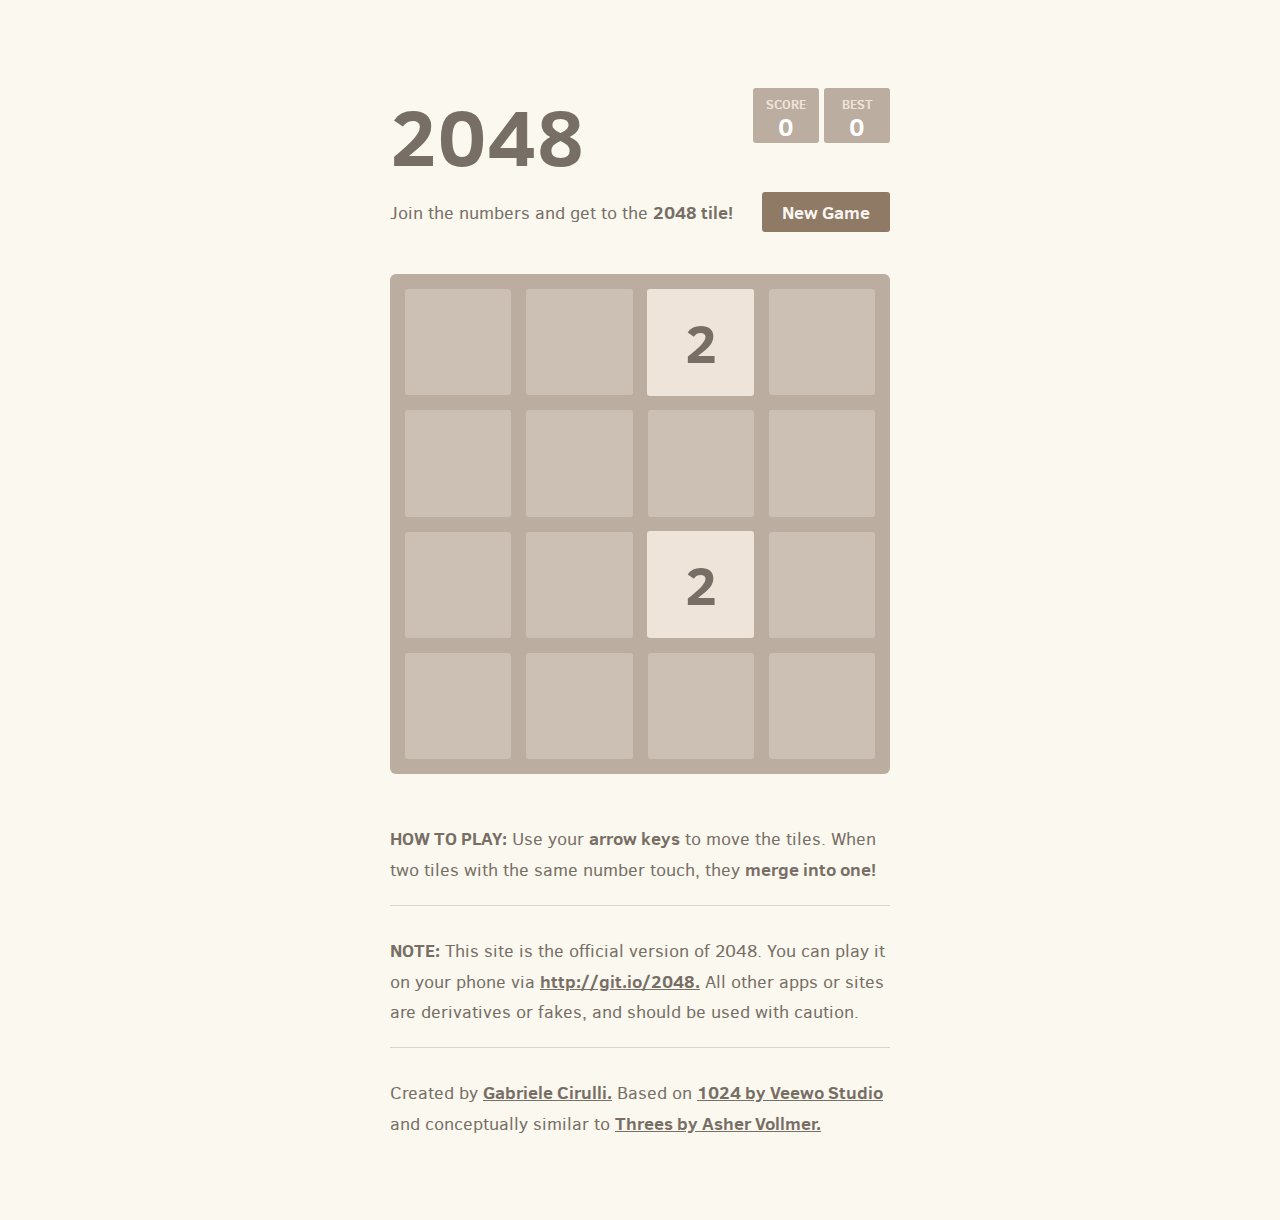
<file: 2048/2048.html>
<!DOCTYPE html>
<html>
<head>
  <meta charset="utf-8">
  <title>2048</title>

  <link href="style/main.css" rel="stylesheet" type="text/css">
  <link rel="shortcut icon" href="favicon.ico">
  <link rel="apple-touch-icon" href="meta/apple-touch-icon.png">
  <link rel="apple-touch-startup-image" href="meta/apple-touch-startup-image-640x1096.png" media="(device-width: 320px) and (device-height: 568px) and (-webkit-device-pixel-ratio: 2)"> <!-- iPhone 5+ -->
  <link rel="apple-touch-startup-image" href="meta/apple-touch-startup-image-640x920.png"  media="(device-width: 320px) and (device-height: 480px) and (-webkit-device-pixel-ratio: 2)"> <!-- iPhone, retina -->
  <meta name="apple-mobile-web-app-capable" content="yes">
  <meta name="apple-mobile-web-app-status-bar-style" content="black">

  <meta name="HandheldFriendly" content="True">
  <meta name="MobileOptimized" content="320">
  <meta name="viewport" content="width=device-width, target-densitydpi=160dpi, initial-scale=1.0, maximum-scale=1, user-scalable=no, minimal-ui">
</head>
<body>
  <div class="container">
    <div class="heading">
      <h1 class="title">2048</h1>
      <div class="scores-container">
        <div class="score-container">0</div>
        <div class="best-container">0</div>
      </div>
    </div>

    <div class="above-game">
      <p class="game-intro">Join the numbers and get to the <strong>2048 tile!</strong></p>
      <a class="restart-button">New Game</a>
    </div>

    <div class="game-container">
      <div class="game-message">
        <p></p>
        <div class="lower">
	        <a class="keep-playing-button">Keep going</a>
          <a class="retry-button">Try again</a>
        </div>
      </div>

      <div class="grid-container">
        <div class="grid-row">
          <div class="grid-cell"></div>
          <div class="grid-cell"></div>
          <div class="grid-cell"></div>
          <div class="grid-cell"></div>
        </div>
        <div class="grid-row">
          <div class="grid-cell"></div>
          <div class="grid-cell"></div>
          <div class="grid-cell"></div>
          <div class="grid-cell"></div>
        </div>
        <div class="grid-row">
          <div class="grid-cell"></div>
          <div class="grid-cell"></div>
          <div class="grid-cell"></div>
          <div class="grid-cell"></div>
        </div>
        <div class="grid-row">
          <div class="grid-cell"></div>
          <div class="grid-cell"></div>
          <div class="grid-cell"></div>
          <div class="grid-cell"></div>
        </div>
      </div>

      <div class="tile-container">

      </div>
    </div>

    <p class="game-explanation">
      <strong class="important">How to play:</strong> Use your <strong>arrow keys</strong> to move the tiles. When two tiles with the same number touch, they <strong>merge into one!</strong>
    </p>
    <hr>
    <p>
    <strong class="important">Note:</strong> This site is the official version of 2048. You can play it on your phone via <a href="http://git.io/2048">http://git.io/2048.</a> All other apps or sites are derivatives or fakes, and should be used with caution.
    </p>
    <hr>
    <p>
    Created by <a href="http://gabrielecirulli.com" target="_blank">Gabriele Cirulli.</a> Based on <a href="https://itunes.apple.com/us/app/1024!/id823499224" target="_blank">1024 by Veewo Studio</a> and conceptually similar to <a href="http://asherv.com/threes/" target="_blank">Threes by Asher Vollmer.</a>
    </p>
  </div>

  <script src="js/bind_polyfill.js"></script>
  <script src="js/classlist_polyfill.js"></script>
  <script src="js/animframe_polyfill.js"></script>
  <script src="js/keyboard_input_manager.js"></script>
  <script src="js/html_actuator.js"></script>
  <script src="js/grid.js"></script>
  <script src="js/tile.js"></script>
  <script src="js/local_storage_manager.js"></script>
  <script src="js/game_manager.js"></script>
  <script src="js/application.js"></script>
</body>
</html>
</file>
<file: 2048/style/main.css>
@import url(fonts/clear-sans.css);
html, body {
  margin: 0;
  padding: 0;
  background: #faf8ef;
  color: #776e65;
  font-family: "Clear Sans", "Helvetica Neue", Arial, sans-serif;
  font-size: 18px; }

body {
  margin: 80px 0; }

.heading:after {
  content: "";
  display: block;
  clear: both; }

h1.title {
  font-size: 80px;
  font-weight: bold;
  margin: 0;
  display: block;
  float: left; }

@-webkit-keyframes move-up {
  0% {
    top: 25px;
    opacity: 1; }

  100% {
    top: -50px;
    opacity: 0; } }
@-moz-keyframes move-up {
  0% {
    top: 25px;
    opacity: 1; }

  100% {
    top: -50px;
    opacity: 0; } }
@keyframes move-up {
  0% {
    top: 25px;
    opacity: 1; }

  100% {
    top: -50px;
    opacity: 0; } }
.scores-container {
  float: right;
  text-align: right; }

.score-container, .best-container {
  position: relative;
  display: inline-block;
  background: #bbada0;
  padding: 15px 25px;
  font-size: 25px;
  height: 25px;
  line-height: 47px;
  font-weight: bold;
  border-radius: 3px;
  color: white;
  margin-top: 8px;
  text-align: center; }
  .score-container:after, .best-container:after {
    position: absolute;
    width: 100%;
    top: 10px;
    left: 0;
    text-transform: uppercase;
    font-size: 13px;
    line-height: 13px;
    text-align: center;
    color: #eee4da; }
  .score-container .score-addition, .best-container .score-addition {
    position: absolute;
    right: 30px;
    color: red;
    font-size: 25px;
    line-height: 25px;
    font-weight: bold;
    color: rgba(119, 110, 101, 0.9);
    z-index: 100;
    -webkit-animation: move-up 600ms ease-in;
    -moz-animation: move-up 600ms ease-in;
    animation: move-up 600ms ease-in;
    -webkit-animation-fill-mode: both;
    -moz-animation-fill-mode: both;
    animation-fill-mode: both; }

.score-container:after {
  content: "Score"; }

.best-container:after {
  content: "Best"; }

p {
  margin-top: 0;
  margin-bottom: 10px;
  line-height: 1.65; }

a {
  color: #776e65;
  font-weight: bold;
  text-decoration: underline;
  cursor: pointer; }

strong.important {
  text-transform: uppercase; }

hr {
  border: none;
  border-bottom: 1px solid #d8d4d0;
  margin-top: 20px;
  margin-bottom: 30px; }

.container {
  width: 500px;
  margin: 0 auto; }

@-webkit-keyframes fade-in {
  0% {
    opacity: 0; }

  100% {
    opacity: 1; } }
@-moz-keyframes fade-in {
  0% {
    opacity: 0; }

  100% {
    opacity: 1; } }
@keyframes fade-in {
  0% {
    opacity: 0; }

  100% {
    opacity: 1; } }
.game-container {
  margin-top: 40px;
  position: relative;
  padding: 15px;
  cursor: default;
  -webkit-touch-callout: none;
  -ms-touch-callout: none;
  -webkit-user-select: none;
  -moz-user-select: none;
  -ms-user-select: none;
  -ms-touch-action: none;
  touch-action: none;
  background: #bbada0;
  border-radius: 6px;
  width: 500px;
  height: 500px;
  -webkit-box-sizing: border-box;
  -moz-box-sizing: border-box;
  box-sizing: border-box; }
  .game-container .game-message {
    display: none;
    position: absolute;
    top: 0;
    right: 0;
    bottom: 0;
    left: 0;
    background: rgba(238, 228, 218, 0.5);
    z-index: 100;
    text-align: center;
    -webkit-animation: fade-in 800ms ease 1200ms;
    -moz-animation: fade-in 800ms ease 1200ms;
    animation: fade-in 800ms ease 1200ms;
    -webkit-animation-fill-mode: both;
    -moz-animation-fill-mode: both;
    animation-fill-mode: both; }
    .game-container .game-message p {
      font-size: 60px;
      font-weight: bold;
      height: 60px;
      line-height: 60px;
      margin-top: 222px; }
    .game-container .game-message .lower {
      display: block;
      margin-top: 59px; }
    .game-container .game-message a {
      display: inline-block;
      background: #8f7a66;
      border-radius: 3px;
      padding: 0 20px;
      text-decoration: none;
      color: #f9f6f2;
      height: 40px;
      line-height: 42px;
      margin-left: 9px; }
      .game-container .game-message a.keep-playing-button {
        display: none; }
    .game-container .game-message.game-won {
      background: rgba(237, 194, 46, 0.5);
      color: #f9f6f2; }
      .game-container .game-message.game-won a.keep-playing-button {
        display: inline-block; }
    .game-container .game-message.game-won, .game-container .game-message.game-over {
      display: block; }

.grid-container {
  position: absolute;
  z-index: 1; }

.grid-row {
  margin-bottom: 15px; }
  .grid-row:last-child {
    margin-bottom: 0; }
  .grid-row:after {
    content: "";
    display: block;
    clear: both; }

.grid-cell {
  width: 106.25px;
  height: 106.25px;
  margin-right: 15px;
  float: left;
  border-radius: 3px;
  background: rgba(238, 228, 218, 0.35); }
  .grid-cell:last-child {
    margin-right: 0; }

.tile-container {
  position: absolute;
  z-index: 2; }

.tile, .tile .tile-inner {
  width: 107px;
  height: 107px;
  line-height: 107px; }
.tile.tile-position-1-1 {
  -webkit-transform: translate(0px, 0px);
  -moz-transform: translate(0px, 0px);
  -ms-transform: translate(0px, 0px);
  transform: translate(0px, 0px); }
.tile.tile-position-1-2 {
  -webkit-transform: translate(0px, 121px);
  -moz-transform: translate(0px, 121px);
  -ms-transform: translate(0px, 121px);
  transform: translate(0px, 121px); }
.tile.tile-position-1-3 {
  -webkit-transform: translate(0px, 242px);
  -moz-transform: translate(0px, 242px);
  -ms-transform: translate(0px, 242px);
  transform: translate(0px, 242px); }
.tile.tile-position-1-4 {
  -webkit-transform: translate(0px, 363px);
  -moz-transform: translate(0px, 363px);
  -ms-transform: translate(0px, 363px);
  transform: translate(0px, 363px); }
.tile.tile-position-2-1 {
  -webkit-transform: translate(121px, 0px);
  -moz-transform: translate(121px, 0px);
  -ms-transform: translate(121px, 0px);
  transform: translate(121px, 0px); }
.tile.tile-position-2-2 {
  -webkit-transform: translate(121px, 121px);
  -moz-transform: translate(121px, 121px);
  -ms-transform: translate(121px, 121px);
  transform: translate(121px, 121px); }
.tile.tile-position-2-3 {
  -webkit-transform: translate(121px, 242px);
  -moz-transform: translate(121px, 242px);
  -ms-transform: translate(121px, 242px);
  transform: translate(121px, 242px); }
.tile.tile-position-2-4 {
  -webkit-transform: translate(121px, 363px);
  -moz-transform: translate(121px, 363px);
  -ms-transform: translate(121px, 363px);
  transform: translate(121px, 363px); }
.tile.tile-position-3-1 {
  -webkit-transform: translate(242px, 0px);
  -moz-transform: translate(242px, 0px);
  -ms-transform: translate(242px, 0px);
  transform: translate(242px, 0px); }
.tile.tile-position-3-2 {
  -webkit-transform: translate(242px, 121px);
  -moz-transform: translate(242px, 121px);
  -ms-transform: translate(242px, 121px);
  transform: translate(242px, 121px); }
.tile.tile-position-3-3 {
  -webkit-transform: translate(242px, 242px);
  -moz-transform: translate(242px, 242px);
  -ms-transform: translate(242px, 242px);
  transform: translate(242px, 242px); }
.tile.tile-position-3-4 {
  -webkit-transform: translate(242px, 363px);
  -moz-transform: translate(242px, 363px);
  -ms-transform: translate(242px, 363px);
  transform: translate(242px, 363px); }
.tile.tile-position-4-1 {
  -webkit-transform: translate(363px, 0px);
  -moz-transform: translate(363px, 0px);
  -ms-transform: translate(363px, 0px);
  transform: translate(363px, 0px); }
.tile.tile-position-4-2 {
  -webkit-transform: translate(363px, 121px);
  -moz-transform: translate(363px, 121px);
  -ms-transform: translate(363px, 121px);
  transform: translate(363px, 121px); }
.tile.tile-position-4-3 {
  -webkit-transform: translate(363px, 242px);
  -moz-transform: translate(363px, 242px);
  -ms-transform: translate(363px, 242px);
  transform: translate(363px, 242px); }
.tile.tile-position-4-4 {
  -webkit-transform: translate(363px, 363px);
  -moz-transform: translate(363px, 363px);
  -ms-transform: translate(363px, 363px);
  transform: translate(363px, 363px); }

.tile {
  position: absolute;
  -webkit-transition: 100ms ease-in-out;
  -moz-transition: 100ms ease-in-out;
  transition: 100ms ease-in-out;
  -webkit-transition-property: -webkit-transform;
  -moz-transition-property: -moz-transform;
  transition-property: transform; }
  .tile .tile-inner {
    border-radius: 3px;
    background: #eee4da;
    text-align: center;
    font-weight: bold;
    z-index: 10;
    font-size: 55px; }
  .tile.tile-2 .tile-inner {
    background: #eee4da;
    box-shadow: 0 0 30px 10px rgba(243, 215, 116, 0), inset 0 0 0 1px rgba(255, 255, 255, 0); }
  .tile.tile-4 .tile-inner {
    background: #ede0c8;
    box-shadow: 0 0 30px 10px rgba(243, 215, 116, 0), inset 0 0 0 1px rgba(255, 255, 255, 0); }
  .tile.tile-8 .tile-inner {
    color: #f9f6f2;
    background: #f2b179; }
  .tile.tile-16 .tile-inner {
    color: #f9f6f2;
    background: #f59563; }
  .tile.tile-32 .tile-inner {
    color: #f9f6f2;
    background: #f67c5f; }
  .tile.tile-64 .tile-inner {
    color: #f9f6f2;
    background: #f65e3b; }
  .tile.tile-128 .tile-inner {
    color: #f9f6f2;
    background: #edcf72;
    box-shadow: 0 0 30px 10px rgba(243, 215, 116, 0.2381), inset 0 0 0 1px rgba(255, 255, 255, 0.14286);
    font-size: 45px; }
    @media screen and (max-width: 520px) {
      .tile.tile-128 .tile-inner {
        font-size: 25px; } }
  .tile.tile-256 .tile-inner {
    color: #f9f6f2;
    background: #edcc61;
    box-shadow: 0 0 30px 10px rgba(243, 215, 116, 0.31746), inset 0 0 0 1px rgba(255, 255, 255, 0.19048);
    font-size: 45px; }
    @media screen and (max-width: 520px) {
      .tile.tile-256 .tile-inner {
        font-size: 25px; } }
  .tile.tile-512 .tile-inner {
    color: #f9f6f2;
    background: #edc850;
    box-shadow: 0 0 30px 10px rgba(243, 215, 116, 0.39683), inset 0 0 0 1px rgba(255, 255, 255, 0.2381);
    font-size: 45px; }
    @media screen and (max-width: 520px) {
      .tile.tile-512 .tile-inner {
        font-size: 25px; } }
  .tile.tile-1024 .tile-inner {
    color: #f9f6f2;
    background: #edc53f;
    box-shadow: 0 0 30px 10px rgba(243, 215, 116, 0.47619), inset 0 0 0 1px rgba(255, 255, 255, 0.28571);
    font-size: 35px; }
    @media screen and (max-width: 520px) {
      .tile.tile-1024 .tile-inner {
        font-size: 15px; } }
  .tile.tile-2048 .tile-inner {
    color: #f9f6f2;
    background: #edc22e;
    box-shadow: 0 0 30px 10px rgba(243, 215, 116, 0.55556), inset 0 0 0 1px rgba(255, 255, 255, 0.33333);
    font-size: 35px; }
    @media screen and (max-width: 520px) {
      .tile.tile-2048 .tile-inner {
        font-size: 15px; } }
  .tile.tile-super .tile-inner {
    color: #f9f6f2;
    background: #3c3a32;
    font-size: 30px; }
    @media screen and (max-width: 520px) {
      .tile.tile-super .tile-inner {
        font-size: 10px; } }

@-webkit-keyframes appear {
  0% {
    opacity: 0;
    -webkit-transform: scale(0);
    -moz-transform: scale(0);
    -ms-transform: scale(0);
    transform: scale(0); }

  100% {
    opacity: 1;
    -webkit-transform: scale(1);
    -moz-transform: scale(1);
    -ms-transform: scale(1);
    transform: scale(1); } }
@-moz-keyframes appear {
  0% {
    opacity: 0;
    -webkit-transform: scale(0);
    -moz-transform: scale(0);
    -ms-transform: scale(0);
    transform: scale(0); }

  100% {
    opacity: 1;
    -webkit-transform: scale(1);
    -moz-transform: scale(1);
    -ms-transform: scale(1);
    transform: scale(1); } }
@keyframes appear {
  0% {
    opacity: 0;
    -webkit-transform: scale(0);
    -moz-transform: scale(0);
    -ms-transform: scale(0);
    transform: scale(0); }

  100% {
    opacity: 1;
    -webkit-transform: scale(1);
    -moz-transform: scale(1);
    -ms-transform: scale(1);
    transform: scale(1); } }
.tile-new .tile-inner {
  -webkit-animation: appear 200ms ease 100ms;
  -moz-animation: appear 200ms ease 100ms;
  animation: appear 200ms ease 100ms;
  -webkit-animation-fill-mode: backwards;
  -moz-animation-fill-mode: backwards;
  animation-fill-mode: backwards; }

@-webkit-keyframes pop {
  0% {
    -webkit-transform: scale(0);
    -moz-transform: scale(0);
    -ms-transform: scale(0);
    transform: scale(0); }

  50% {
    -webkit-transform: scale(1.2);
    -moz-transform: scale(1.2);
    -ms-transform: scale(1.2);
    transform: scale(1.2); }

  100% {
    -webkit-transform: scale(1);
    -moz-transform: scale(1);
    -ms-transform: scale(1);
    transform: scale(1); } }
@-moz-keyframes pop {
  0% {
    -webkit-transform: scale(0);
    -moz-transform: scale(0);
    -ms-transform: scale(0);
    transform: scale(0); }

  50% {
    -webkit-transform: scale(1.2);
    -moz-transform: scale(1.2);
    -ms-transform: scale(1.2);
    transform: scale(1.2); }

  100% {
    -webkit-transform: scale(1);
    -moz-transform: scale(1);
    -ms-transform: scale(1);
    transform: scale(1); } }
@keyframes pop {
  0% {
    -webkit-transform: scale(0);
    -moz-transform: scale(0);
    -ms-transform: scale(0);
    transform: scale(0); }

  50% {
    -webkit-transform: scale(1.2);
    -moz-transform: scale(1.2);
    -ms-transform: scale(1.2);
    transform: scale(1.2); }

  100% {
    -webkit-transform: scale(1);
    -moz-transform: scale(1);
    -ms-transform: scale(1);
    transform: scale(1); } }
.tile-merged .tile-inner {
  z-index: 20;
  -webkit-animation: pop 200ms ease 100ms;
  -moz-animation: pop 200ms ease 100ms;
  animation: pop 200ms ease 100ms;
  -webkit-animation-fill-mode: backwards;
  -moz-animation-fill-mode: backwards;
  animation-fill-mode: backwards; }

.above-game:after {
  content: "";
  display: block;
  clear: both; }

.game-intro {
  float: left;
  line-height: 42px;
  margin-bottom: 0; }

.restart-button {
  display: inline-block;
  background: #8f7a66;
  border-radius: 3px;
  padding: 0 20px;
  text-decoration: none;
  color: #f9f6f2;
  height: 40px;
  line-height: 42px;
  display: block;
  text-align: center;
  float: right; }

.game-explanation {
  margin-top: 50px; }

@media screen and (max-width: 520px) {
  html, body {
    font-size: 15px; }

  body {
    margin: 20px 0;
    padding: 0 20px; }

  h1.title {
    font-size: 27px;
    margin-top: 15px; }

  .container {
    width: 280px;
    margin: 0 auto; }

  .score-container, .best-container {
    margin-top: 0;
    padding: 15px 10px;
    min-width: 40px; }

  .heading {
    margin-bottom: 10px; }

  .game-intro {
    width: 55%;
    display: block;
    box-sizing: border-box;
    line-height: 1.65; }

  .restart-button {
    width: 42%;
    padding: 0;
    display: block;
    box-sizing: border-box;
    margin-top: 2px; }

  .game-container {
    margin-top: 17px;
    position: relative;
    padding: 10px;
    cursor: default;
    -webkit-touch-callout: none;
    -ms-touch-callout: none;
    -webkit-user-select: none;
    -moz-user-select: none;
    -ms-user-select: none;
    -ms-touch-action: none;
    touch-action: none;
    background: #bbada0;
    border-radius: 6px;
    width: 280px;
    height: 280px;
    -webkit-box-sizing: border-box;
    -moz-box-sizing: border-box;
    box-sizing: border-box; }
    .game-container .game-message {
      display: none;
      position: absolute;
      top: 0;
      right: 0;
      bottom: 0;
      left: 0;
      background: rgba(238, 228, 218, 0.5);
      z-index: 100;
      text-align: center;
      -webkit-animation: fade-in 800ms ease 1200ms;
      -moz-animation: fade-in 800ms ease 1200ms;
      animation: fade-in 800ms ease 1200ms;
      -webkit-animation-fill-mode: both;
      -moz-animation-fill-mode: both;
      animation-fill-mode: both; }
      .game-container .game-message p {
        font-size: 60px;
        font-weight: bold;
        height: 60px;
        line-height: 60px;
        margin-top: 222px; }
      .game-container .game-message .lower {
        display: block;
        margin-top: 59px; }
      .game-container .game-message a {
        display: inline-block;
        background: #8f7a66;
        border-radius: 3px;
        padding: 0 20px;
        text-decoration: none;
        color: #f9f6f2;
        height: 40px;
        line-height: 42px;
        margin-left: 9px; }
        .game-container .game-message a.keep-playing-button {
          display: none; }
      .game-container .game-message.game-won {
        background: rgba(237, 194, 46, 0.5);
        color: #f9f6f2; }
        .game-container .game-message.game-won a.keep-playing-button {
          display: inline-block; }
      .game-container .game-message.game-won, .game-container .game-message.game-over {
        display: block; }

  .grid-container {
    position: absolute;
    z-index: 1; }

  .grid-row {
    margin-bottom: 10px; }
    .grid-row:last-child {
      margin-bottom: 0; }
    .grid-row:after {
      content: "";
      display: block;
      clear: both; }

  .grid-cell {
    width: 57.5px;
    height: 57.5px;
    margin-right: 10px;
    float: left;
    border-radius: 3px;
    background: rgba(238, 228, 218, 0.35); }
    .grid-cell:last-child {
      margin-right: 0; }

  .tile-container {
    position: absolute;
    z-index: 2; }

  .tile, .tile .tile-inner {
    width: 58px;
    height: 58px;
    line-height: 58px; }
  .tile.tile-position-1-1 {
    -webkit-transform: translate(0px, 0px);
    -moz-transform: translate(0px, 0px);
    -ms-transform: translate(0px, 0px);
    transform: translate(0px, 0px); }
  .tile.tile-position-1-2 {
    -webkit-transform: translate(0px, 67px);
    -moz-transform: translate(0px, 67px);
    -ms-transform: translate(0px, 67px);
    transform: translate(0px, 67px); }
  .tile.tile-position-1-3 {
    -webkit-transform: translate(0px, 135px);
    -moz-transform: translate(0px, 135px);
    -ms-transform: translate(0px, 135px);
    transform: translate(0px, 135px); }
  .tile.tile-position-1-4 {
    -webkit-transform: translate(0px, 202px);
    -moz-transform: translate(0px, 202px);
    -ms-transform: translate(0px, 202px);
    transform: translate(0px, 202px); }
  .tile.tile-position-2-1 {
    -webkit-transform: translate(67px, 0px);
    -moz-transform: translate(67px, 0px);
    -ms-transform: translate(67px, 0px);
    transform: translate(67px, 0px); }
  .tile.tile-position-2-2 {
    -webkit-transform: translate(67px, 67px);
    -moz-transform: translate(67px, 67px);
    -ms-transform: translate(67px, 67px);
    transform: translate(67px, 67px); }
  .tile.tile-position-2-3 {
    -webkit-transform: translate(67px, 135px);
    -moz-transform: translate(67px, 135px);
    -ms-transform: translate(67px, 135px);
    transform: translate(67px, 135px); }
  .tile.tile-position-2-4 {
    -webkit-transform: translate(67px, 202px);
    -moz-transform: translate(67px, 202px);
    -ms-transform: translate(67px, 202px);
    transform: translate(67px, 202px); }
  .tile.tile-position-3-1 {
    -webkit-transform: translate(135px, 0px);
    -moz-transform: translate(135px, 0px);
    -ms-transform: translate(135px, 0px);
    transform: translate(135px, 0px); }
  .tile.tile-position-3-2 {
    -webkit-transform: translate(135px, 67px);
    -moz-transform: translate(135px, 67px);
    -ms-transform: translate(135px, 67px);
    transform: translate(135px, 67px); }
  .tile.tile-position-3-3 {
    -webkit-transform: translate(135px, 135px);
    -moz-transform: translate(135px, 135px);
    -ms-transform: translate(135px, 135px);
    transform: translate(135px, 135px); }
  .tile.tile-position-3-4 {
    -webkit-transform: translate(135px, 202px);
    -moz-transform: translate(135px, 202px);
    -ms-transform: translate(135px, 202px);
    transform: translate(135px, 202px); }
  .tile.tile-position-4-1 {
    -webkit-transform: translate(202px, 0px);
    -moz-transform: translate(202px, 0px);
    -ms-transform: translate(202px, 0px);
    transform: translate(202px, 0px); }
  .tile.tile-position-4-2 {
    -webkit-transform: translate(202px, 67px);
    -moz-transform: translate(202px, 67px);
    -ms-transform: translate(202px, 67px);
    transform: translate(202px, 67px); }
  .tile.tile-position-4-3 {
    -webkit-transform: translate(202px, 135px);
    -moz-transform: translate(202px, 135px);
    -ms-transform: translate(202px, 135px);
    transform: translate(202px, 135px); }
  .tile.tile-position-4-4 {
    -webkit-transform: translate(202px, 202px);
    -moz-transform: translate(202px, 202px);
    -ms-transform: translate(202px, 202px);
    transform: translate(202px, 202px); }

  .tile .tile-inner {
    font-size: 35px; }

  .game-message p {
    font-size: 30px !important;
    height: 30px !important;
    line-height: 30px !important;
    margin-top: 90px !important; }
  .game-message .lower {
    margin-top: 30px !important; } }
</file>
